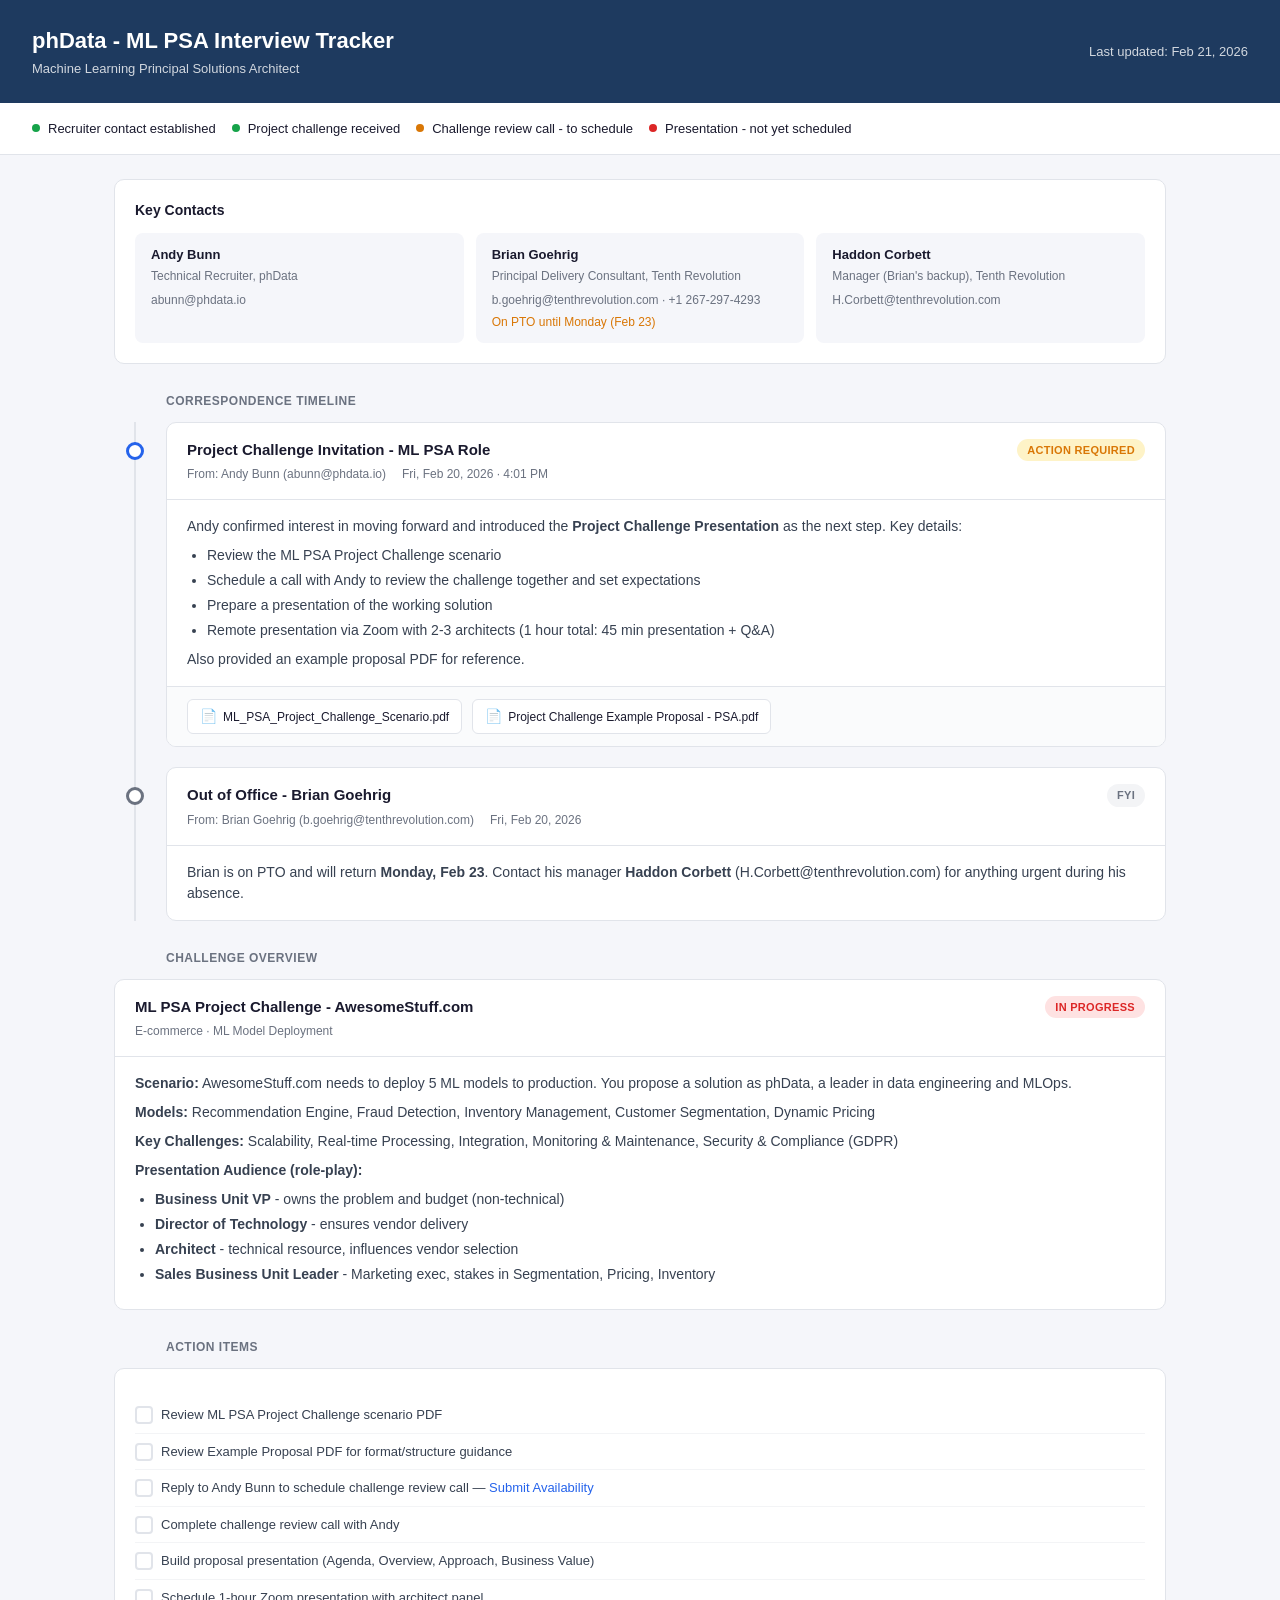
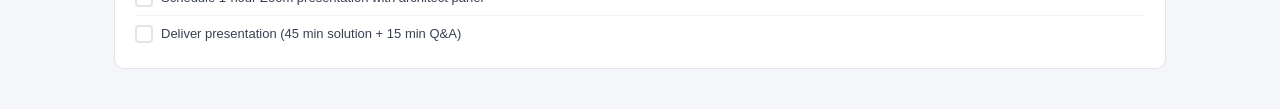
<file: correspondence-tracker.html>
<!DOCTYPE html>
<html lang="en">
<head>
<meta charset="UTF-8">
<meta name="viewport" content="width=device-width, initial-scale=1.0">
<title>phData Interview - Correspondence Tracker</title>
<style>
  :root {
    --bg: #f5f6fa;
    --card: #ffffff;
    --border: #e1e4ea;
    --accent: #1e3a5f;
    --accent-light: #e8eef5;
    --text: #1a1a2e;
    --text-muted: #6b7280;
    --green: #16a34a;
    --green-bg: #dcfce7;
    --amber: #d97706;
    --amber-bg: #fef3c7;
    --red: #dc2626;
    --red-bg: #fee2e2;
    --blue: #2563eb;
    --blue-bg: #dbeafe;
  }

  * { margin: 0; padding: 0; box-sizing: border-box; }

  body {
    font-family: -apple-system, BlinkMacSystemFont, 'Segoe UI', Roboto, sans-serif;
    background: var(--bg);
    color: var(--text);
    line-height: 1.5;
  }

  .header {
    background: var(--accent);
    color: white;
    padding: 24px 32px;
    display: flex;
    align-items: center;
    justify-content: space-between;
  }

  .header h1 { font-size: 22px; font-weight: 600; }
  .header-sub { font-size: 13px; opacity: 0.8; margin-top: 2px; }

  .status-bar {
    display: flex;
    gap: 16px;
    padding: 16px 32px;
    background: white;
    border-bottom: 1px solid var(--border);
    flex-wrap: wrap;
  }

  .stat {
    display: flex;
    align-items: center;
    gap: 8px;
    font-size: 13px;
    font-weight: 500;
  }

  .stat-dot {
    width: 8px;
    height: 8px;
    border-radius: 50%;
  }

  .container { max-width: 1100px; margin: 24px auto; padding: 0 24px; }

  .timeline { position: relative; }

  .timeline::before {
    content: '';
    position: absolute;
    left: 20px;
    top: 0;
    bottom: 0;
    width: 2px;
    background: var(--border);
  }

  .entry {
    position: relative;
    margin-bottom: 20px;
    padding-left: 52px;
  }

  .entry-dot {
    position: absolute;
    left: 12px;
    top: 20px;
    width: 18px;
    height: 18px;
    border-radius: 50%;
    border: 3px solid var(--accent);
    background: white;
    z-index: 1;
  }

  .entry-dot.received { border-color: var(--blue); }
  .entry-dot.action { border-color: var(--amber); }
  .entry-dot.info { border-color: var(--text-muted); }

  .card {
    background: var(--card);
    border: 1px solid var(--border);
    border-radius: 10px;
    overflow: hidden;
  }

  .card-header {
    padding: 16px 20px;
    display: flex;
    align-items: flex-start;
    justify-content: space-between;
    gap: 12px;
    border-bottom: 1px solid var(--border);
  }

  .card-header-left { flex: 1; }

  .card-subject {
    font-size: 15px;
    font-weight: 600;
    margin-bottom: 4px;
  }

  .card-meta {
    font-size: 12px;
    color: var(--text-muted);
    display: flex;
    gap: 16px;
    flex-wrap: wrap;
  }

  .badge {
    display: inline-block;
    padding: 3px 10px;
    border-radius: 12px;
    font-size: 11px;
    font-weight: 600;
    text-transform: uppercase;
    letter-spacing: 0.3px;
    white-space: nowrap;
  }

  .badge-received { background: var(--blue-bg); color: var(--blue); }
  .badge-action { background: var(--amber-bg); color: var(--amber); }
  .badge-info { background: #f3f4f6; color: var(--text-muted); }
  .badge-complete { background: var(--green-bg); color: var(--green); }
  .badge-pending { background: var(--red-bg); color: var(--red); }

  .card-body { padding: 16px 20px; font-size: 14px; color: #374151; }
  .card-body p { margin-bottom: 8px; }
  .card-body p:last-child { margin-bottom: 0; }

  .card-body ul {
    margin: 8px 0;
    padding-left: 20px;
  }
  .card-body li { margin-bottom: 4px; }

  .attachments {
    padding: 12px 20px;
    background: #fafbfc;
    border-top: 1px solid var(--border);
    display: flex;
    gap: 10px;
    flex-wrap: wrap;
  }

  .attachment {
    display: flex;
    align-items: center;
    gap: 6px;
    padding: 6px 12px;
    background: white;
    border: 1px solid var(--border);
    border-radius: 6px;
    font-size: 12px;
    color: var(--text);
  }

  .attachment-icon { font-size: 14px; }

  .contact-card {
    margin-top: 10px;
    padding: 12px 16px;
    background: var(--accent-light);
    border-radius: 8px;
    font-size: 13px;
  }

  .contact-card strong { display: block; margin-bottom: 4px; }
  .contact-row { display: flex; gap: 20px; flex-wrap: wrap; color: var(--text-muted); }

  .checklist { margin-top: 12px; }

  .checklist-item {
    display: flex;
    align-items: flex-start;
    gap: 8px;
    padding: 8px 0;
    border-bottom: 1px solid #f3f4f6;
    font-size: 13px;
  }

  .checklist-item:last-child { border-bottom: none; }

  .check {
    width: 18px;
    height: 18px;
    border: 2px solid var(--border);
    border-radius: 4px;
    flex-shrink: 0;
    margin-top: 1px;
    cursor: pointer;
    display: flex;
    align-items: center;
    justify-content: center;
    font-size: 11px;
    transition: all 0.15s;
  }

  .check.checked {
    background: var(--green);
    border-color: var(--green);
    color: white;
  }

  .check-label { flex: 1; }
  .check-label.done { text-decoration: line-through; color: var(--text-muted); }

  .section-label {
    font-size: 12px;
    font-weight: 600;
    text-transform: uppercase;
    letter-spacing: 0.5px;
    color: var(--text-muted);
    margin: 28px 0 12px 52px;
  }

  .key-contacts {
    background: white;
    border: 1px solid var(--border);
    border-radius: 10px;
    padding: 20px;
    margin: 24px 0;
  }

  .key-contacts h3 {
    font-size: 14px;
    font-weight: 600;
    margin-bottom: 12px;
  }

  .contacts-grid {
    display: grid;
    grid-template-columns: repeat(auto-fill, minmax(280px, 1fr));
    gap: 12px;
  }

  .contact-tile {
    padding: 12px 16px;
    background: var(--bg);
    border-radius: 8px;
    font-size: 13px;
  }

  .contact-tile .name { font-weight: 600; margin-bottom: 2px; }
  .contact-tile .role { color: var(--text-muted); font-size: 12px; margin-bottom: 6px; }
  .contact-tile .detail { color: var(--text-muted); font-size: 12px; }
</style>
</head>
<body>

<div class="header">
  <div>
    <h1>phData - ML PSA Interview Tracker</h1>
    <div class="header-sub">Machine Learning Principal Solutions Architect</div>
  </div>
  <div style="text-align:right;font-size:13px;opacity:0.8;">
    Last updated: Feb 21, 2026
  </div>
</div>

<div class="status-bar">
  <div class="stat"><div class="stat-dot" style="background:var(--green)"></div> Recruiter contact established</div>
  <div class="stat"><div class="stat-dot" style="background:var(--green)"></div> Project challenge received</div>
  <div class="stat"><div class="stat-dot" style="background:var(--amber)"></div> Challenge review call - to schedule</div>
  <div class="stat"><div class="stat-dot" style="background:var(--red)"></div> Presentation - not yet scheduled</div>
</div>

<div class="container">

  <!-- Key Contacts -->
  <div class="key-contacts">
    <h3>Key Contacts</h3>
    <div class="contacts-grid">
      <div class="contact-tile">
        <div class="name">Andy Bunn</div>
        <div class="role">Technical Recruiter, phData</div>
        <div class="detail">abunn@phdata.io</div>
      </div>
      <div class="contact-tile">
        <div class="name">Brian Goehrig</div>
        <div class="role">Principal Delivery Consultant, Tenth Revolution</div>
        <div class="detail">b.goehrig@tenthrevolution.com &middot; +1 267-297-4293</div>
        <div class="detail" style="color:var(--amber);margin-top:4px;">On PTO until Monday (Feb 23)</div>
      </div>
      <div class="contact-tile">
        <div class="name">Haddon Corbett</div>
        <div class="role">Manager (Brian's backup), Tenth Revolution</div>
        <div class="detail">H.Corbett@tenthrevolution.com</div>
      </div>
    </div>
  </div>

  <!-- Timeline -->
  <div class="section-label">Correspondence Timeline</div>

  <div class="timeline">

    <!-- Email 1: Andy's email -->
    <div class="entry">
      <div class="entry-dot received"></div>
      <div class="card">
        <div class="card-header">
          <div class="card-header-left">
            <div class="card-subject">Project Challenge Invitation - ML PSA Role</div>
            <div class="card-meta">
              <span>From: Andy Bunn (abunn@phdata.io)</span>
              <span>Fri, Feb 20, 2026 &middot; 4:01 PM</span>
            </div>
          </div>
          <span class="badge badge-action">Action Required</span>
        </div>
        <div class="card-body">
          <p>Andy confirmed interest in moving forward and introduced the <strong>Project Challenge Presentation</strong> as the next step. Key details:</p>
          <ul>
            <li>Review the ML PSA Project Challenge scenario</li>
            <li>Schedule a call with Andy to review the challenge together and set expectations</li>
            <li>Prepare a presentation of the working solution</li>
            <li>Remote presentation via Zoom with 2-3 architects (1 hour total: 45 min presentation + Q&A)</li>
          </ul>
          <p>Also provided an example proposal PDF for reference.</p>
        </div>
        <div class="attachments">
          <div class="attachment">
            <span class="attachment-icon">&#128196;</span>
            ML_PSA_Project_Challenge_Scenario.pdf
          </div>
          <div class="attachment">
            <span class="attachment-icon">&#128196;</span>
            Project Challenge Example Proposal - PSA.pdf
          </div>
        </div>
      </div>
    </div>

    <!-- Email 2: Brian's OOO -->
    <div class="entry">
      <div class="entry-dot info"></div>
      <div class="card">
        <div class="card-header">
          <div class="card-header-left">
            <div class="card-subject">Out of Office - Brian Goehrig</div>
            <div class="card-meta">
              <span>From: Brian Goehrig (b.goehrig@tenthrevolution.com)</span>
              <span>Fri, Feb 20, 2026</span>
            </div>
          </div>
          <span class="badge badge-info">FYI</span>
        </div>
        <div class="card-body">
          <p>Brian is on PTO and will return <strong>Monday, Feb 23</strong>. Contact his manager <strong>Haddon Corbett</strong> (H.Corbett@tenthrevolution.com) for anything urgent during his absence.</p>
        </div>
      </div>
    </div>

  </div>

  <!-- Challenge Summary -->
  <div class="section-label">Challenge Overview</div>

  <div class="card" style="margin-bottom:20px;">
    <div class="card-header">
      <div class="card-header-left">
        <div class="card-subject">ML PSA Project Challenge - AwesomeStuff.com</div>
        <div class="card-meta"><span>E-commerce &middot; ML Model Deployment</span></div>
      </div>
      <span class="badge badge-pending">In Progress</span>
    </div>
    <div class="card-body">
      <p><strong>Scenario:</strong> AwesomeStuff.com needs to deploy 5 ML models to production. You propose a solution as phData, a leader in data engineering and MLOps.</p>
      <p><strong>Models:</strong> Recommendation Engine, Fraud Detection, Inventory Management, Customer Segmentation, Dynamic Pricing</p>
      <p><strong>Key Challenges:</strong> Scalability, Real-time Processing, Integration, Monitoring &amp; Maintenance, Security &amp; Compliance (GDPR)</p>
      <p style="margin-top:8px;"><strong>Presentation Audience (role-play):</strong></p>
      <ul>
        <li><strong>Business Unit VP</strong> - owns the problem and budget (non-technical)</li>
        <li><strong>Director of Technology</strong> - ensures vendor delivery</li>
        <li><strong>Architect</strong> - technical resource, influences vendor selection</li>
        <li><strong>Sales Business Unit Leader</strong> - Marketing exec, stakes in Segmentation, Pricing, Inventory</li>
      </ul>
    </div>
  </div>

  <!-- Action items -->
  <div class="section-label">Action Items</div>

  <div class="card" style="margin-bottom:40px;">
    <div class="card-body">
      <div class="checklist" id="checklist">
        <div class="checklist-item">
          <div class="check" onclick="toggle(this)"></div>
          <span class="check-label">Review ML PSA Project Challenge scenario PDF</span>
        </div>
        <div class="checklist-item">
          <div class="check" onclick="toggle(this)"></div>
          <span class="check-label">Review Example Proposal PDF for format/structure guidance</span>
        </div>
        <div class="checklist-item">
          <div class="check" onclick="toggle(this)"></div>
          <span class="check-label">Reply to Andy Bunn to schedule challenge review call — <a href="https://app.greenhouse.io/availability/28a6dab7078e66b9bdc48defea1de830?utm_medium=email&utm_source=AvailabilityRequest" target="_blank" style="color:var(--blue);text-decoration:none;font-weight:500;">Submit Availability</a></span>
        </div>
        <div class="checklist-item">
          <div class="check" onclick="toggle(this)"></div>
          <span class="check-label">Complete challenge review call with Andy</span>
        </div>
        <div class="checklist-item">
          <div class="check" onclick="toggle(this)"></div>
          <span class="check-label">Build proposal presentation (Agenda, Overview, Approach, Business Value)</span>
        </div>
        <div class="checklist-item">
          <div class="check" onclick="toggle(this)"></div>
          <span class="check-label">Schedule 1-hour Zoom presentation with architect panel</span>
        </div>
        <div class="checklist-item">
          <div class="check" onclick="toggle(this)"></div>
          <span class="check-label">Deliver presentation (45 min solution + 15 min Q&A)</span>
        </div>
      </div>
    </div>
  </div>

</div>

<script>
  function toggle(el) {
    el.classList.toggle('checked');
    const label = el.nextElementSibling;
    if (el.classList.contains('checked')) {
      el.textContent = '\u2713';
      label.classList.add('done');
    } else {
      el.textContent = '';
      label.classList.remove('done');
    }
    save();
  }

  function save() {
    const checks = document.querySelectorAll('.check');
    const state = Array.from(checks).map(c => c.classList.contains('checked'));
    localStorage.setItem('phdata-tracker', JSON.stringify(state));
  }

  function load() {
    const raw = localStorage.getItem('phdata-tracker');
    if (!raw) return;
    const state = JSON.parse(raw);
    const checks = document.querySelectorAll('.check');
    state.forEach((checked, i) => {
      if (checked && checks[i]) {
        checks[i].classList.add('checked');
        checks[i].textContent = '\u2713';
        checks[i].nextElementSibling.classList.add('done');
      }
    });
  }

  load();
</script>
</body>
</html>
</file>
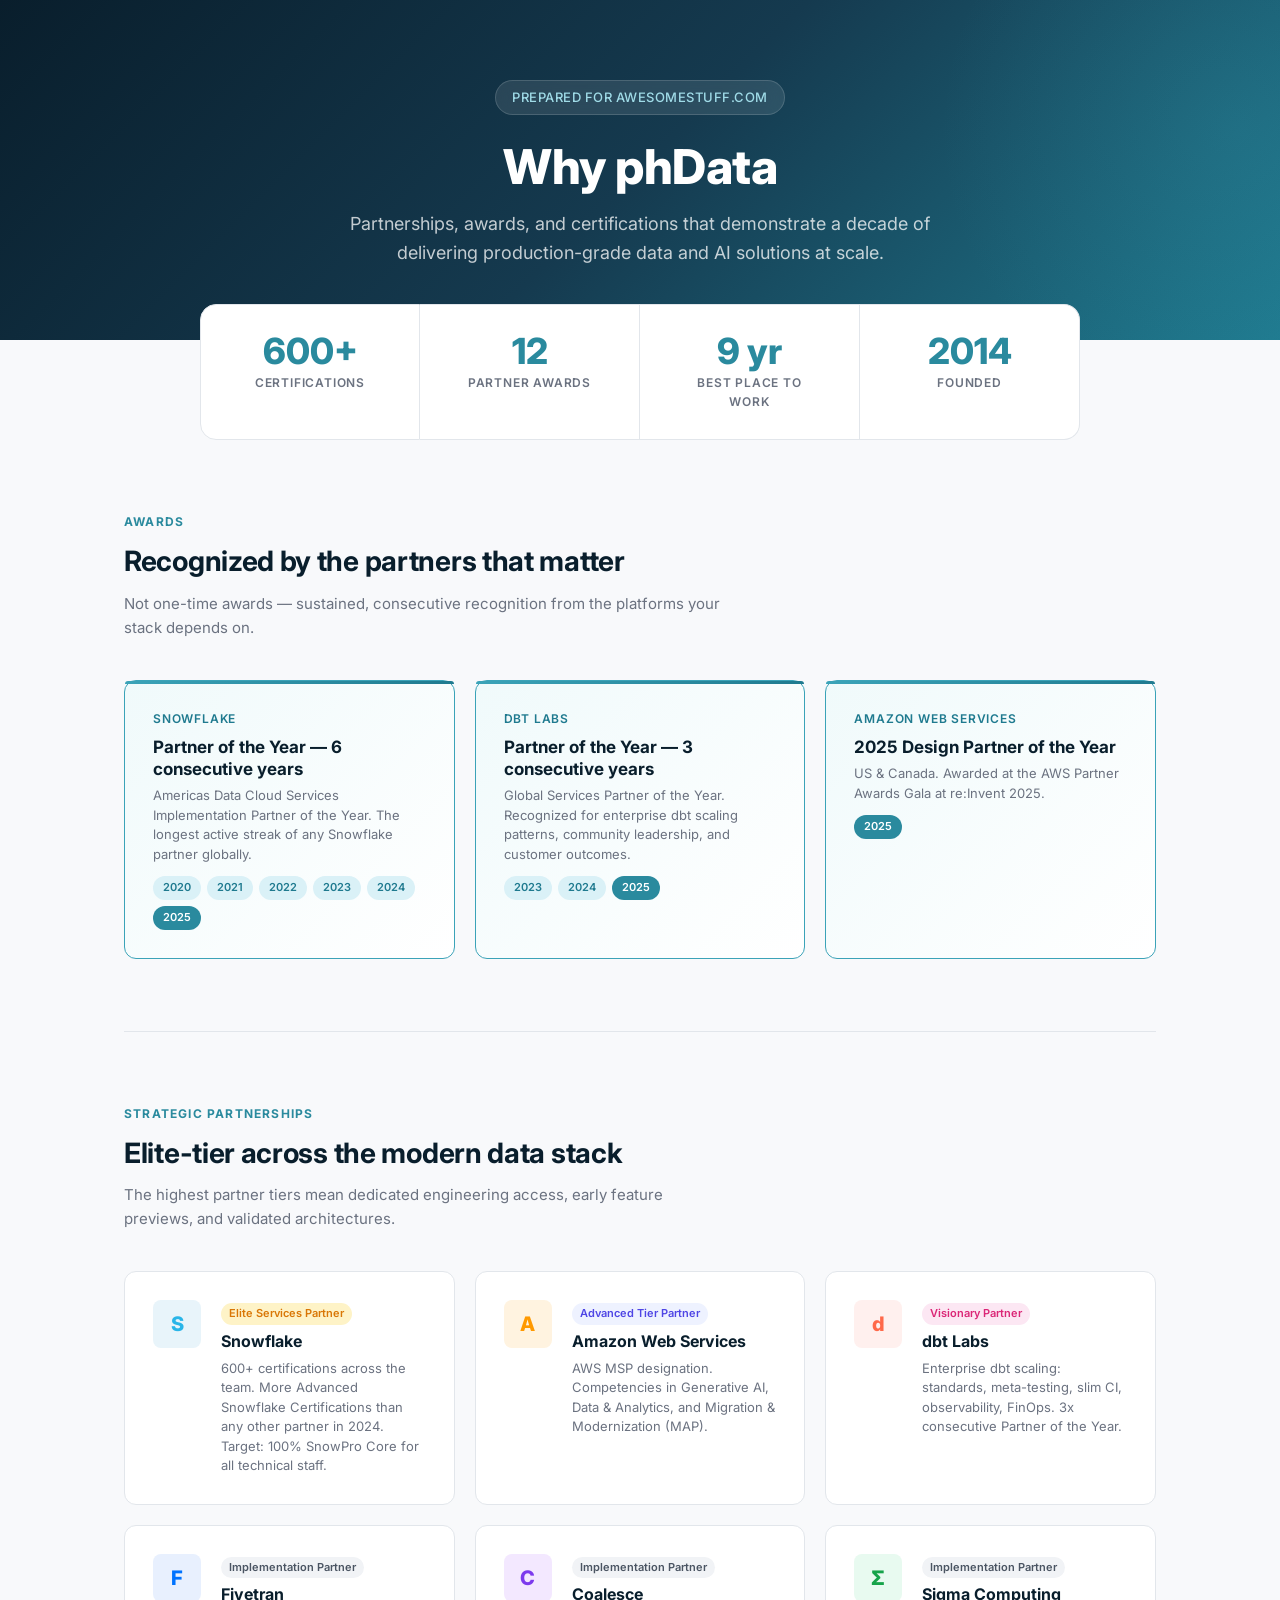
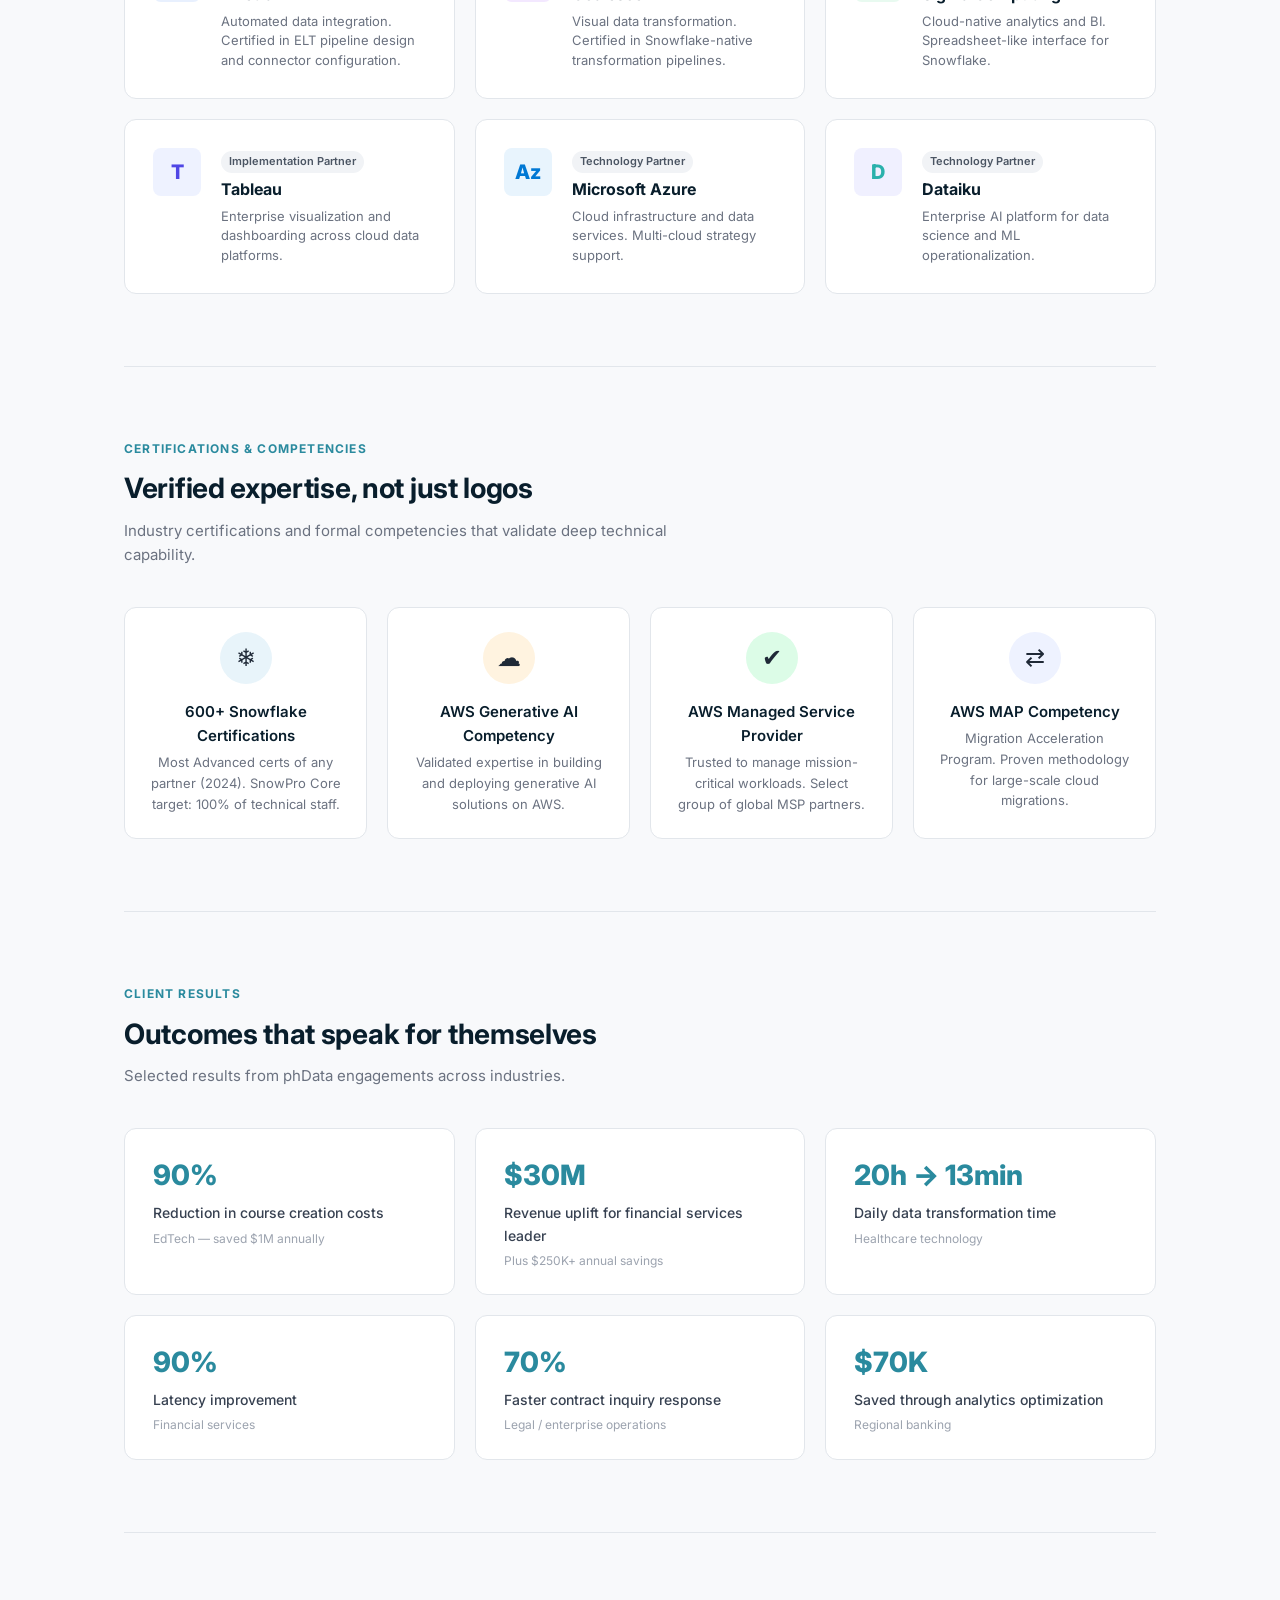
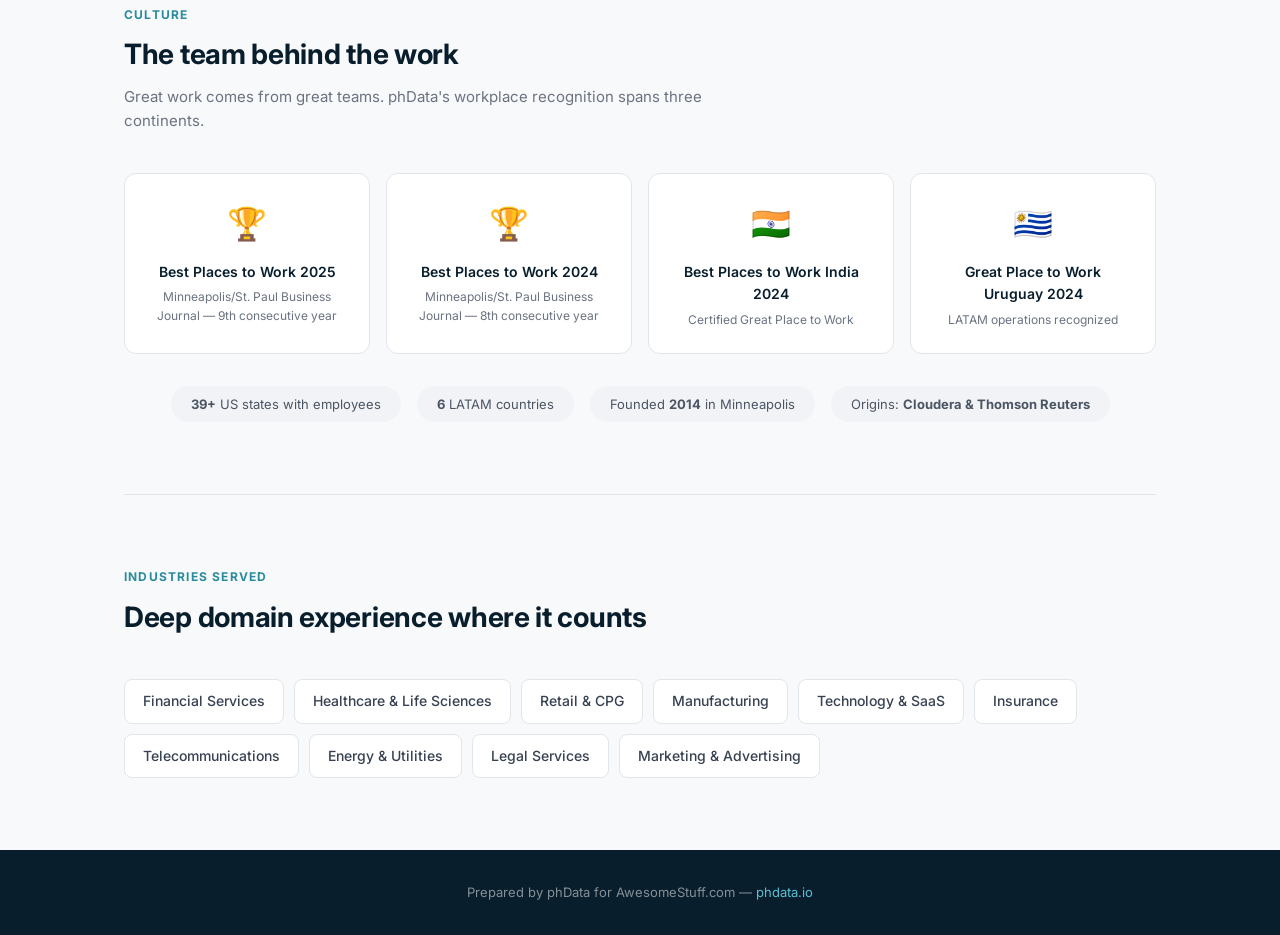
<file: web/credentials.html>
<!DOCTYPE html>
<html lang="en">
<head>
  <meta charset="UTF-8">
  <meta name="viewport" content="width=device-width, initial-scale=1.0">
  <title>phData — Partnerships, Awards & Credentials</title>
  <link rel="preconnect" href="https://fonts.googleapis.com">
  <link href="https://fonts.googleapis.com/css2?family=Inter:wght@400;500;600;700;800&display=swap" rel="stylesheet">
  <style>
    :root {
      --navy-950: #091e2c;
      --navy-900: #0f2b3c;
      --navy-800: #153a4f;
      --navy-700: #1b4d68;
      --navy-600: #1e5f7e;
      --teal-600: #1f7a8f;
      --teal-500: #2a8a9e;
      --teal-400: #3ba3b8;
      --teal-300: #5bbfd2;
      --teal-200: #a0dce8;
      --teal-100: #daf1f7;
      --teal-50:  #f0fafb;
      --gray-950: #0c1118;
      --gray-900: #171d26;
      --gray-800: #1f2937;
      --gray-700: #374151;
      --gray-600: #4b5563;
      --gray-500: #6b7280;
      --gray-400: #9ca3af;
      --gray-300: #c5cbd3;
      --gray-200: #e2e6eb;
      --gray-100: #f1f3f6;
      --gray-50:  #f8f9fb;
      --white:    #ffffff;
      --green-600: #16a34a;
      --green-100: #dcfce7;
      --amber-600: #d97706;
      --amber-500: #f59e0b;
      --amber-100: #fef3c7;
      --indigo-600: #4f46e5;
      --indigo-50:  #eef2ff;
      --font: 'Inter', -apple-system, BlinkMacSystemFont, 'Segoe UI', sans-serif;
      --r-sm: 6px;
      --r-md: 8px;
      --r-lg: 12px;
      --r-xl: 16px;
      --r-2xl: 20px;
      --shadow-sm: 0 1px 3px rgba(15,43,60,0.06), 0 1px 2px rgba(15,43,60,0.04);
      --shadow-md: 0 4px 8px -2px rgba(15,43,60,0.08), 0 2px 4px -2px rgba(15,43,60,0.04);
      --shadow-lg: 0 12px 24px -4px rgba(15,43,60,0.10), 0 4px 8px -4px rgba(15,43,60,0.04);
      --shadow-xl: 0 20px 40px -8px rgba(15,43,60,0.14), 0 8px 16px -8px rgba(15,43,60,0.06);
      --transition: 160ms ease;
    }

    *, *::before, *::after { box-sizing: border-box; margin: 0; padding: 0; }

    body {
      font-family: var(--font);
      font-size: 15px;
      color: var(--gray-800);
      background: var(--gray-50);
      line-height: 1.6;
      -webkit-font-smoothing: antialiased;
    }

    /* ── Hero ── */
    .hero {
      background: linear-gradient(135deg, var(--navy-950) 0%, var(--navy-800) 50%, var(--teal-600) 100%);
      color: var(--white);
      padding: 80px 32px 72px;
      text-align: center;
      position: relative;
      overflow: hidden;
    }
    .hero::before {
      content: '';
      position: absolute;
      top: -50%;
      right: -20%;
      width: 600px;
      height: 600px;
      background: radial-gradient(circle, rgba(59,163,184,0.15) 0%, transparent 70%);
      pointer-events: none;
    }
    .hero-badge {
      display: inline-flex;
      align-items: center;
      gap: 8px;
      background: rgba(255,255,255,0.1);
      backdrop-filter: blur(8px);
      border: 1px solid rgba(255,255,255,0.15);
      border-radius: 100px;
      padding: 6px 16px;
      font-size: 13px;
      font-weight: 500;
      color: var(--teal-200);
      margin-bottom: 24px;
      letter-spacing: 0.5px;
      text-transform: uppercase;
    }
    .hero h1 {
      font-size: clamp(32px, 5vw, 48px);
      font-weight: 800;
      line-height: 1.15;
      margin-bottom: 16px;
      letter-spacing: -0.5px;
    }
    .hero p {
      font-size: 18px;
      color: rgba(255,255,255,0.75);
      max-width: 640px;
      margin: 0 auto;
      line-height: 1.6;
    }

    /* ── Stats ribbon ── */
    .stats-ribbon {
      display: flex;
      justify-content: center;
      flex-wrap: wrap;
      gap: 0;
      margin-top: -36px;
      padding: 0 24px;
      position: relative;
      z-index: 2;
    }
    .stat-card {
      background: var(--white);
      border: 1px solid var(--gray-200);
      padding: 28px 36px;
      text-align: center;
      min-width: 180px;
      flex: 1;
      max-width: 220px;
    }
    .stat-card:first-child { border-radius: var(--r-xl) 0 0 var(--r-xl); }
    .stat-card:last-child { border-radius: 0 var(--r-xl) var(--r-xl) 0; }
    .stat-card + .stat-card { border-left: none; }
    .stat-number {
      font-size: 36px;
      font-weight: 800;
      color: var(--teal-500);
      line-height: 1;
      margin-bottom: 4px;
    }
    .stat-label {
      font-size: 12px;
      font-weight: 600;
      color: var(--gray-500);
      text-transform: uppercase;
      letter-spacing: 0.8px;
    }

    /* ── Container ── */
    .container {
      max-width: 1080px;
      margin: 0 auto;
      padding: 0 24px;
    }

    /* ── Section ── */
    .section {
      padding: 72px 0;
    }
    .section + .section {
      border-top: 1px solid var(--gray-200);
    }
    .section-label {
      font-size: 12px;
      font-weight: 700;
      color: var(--teal-500);
      text-transform: uppercase;
      letter-spacing: 1.2px;
      margin-bottom: 8px;
    }
    .section-title {
      font-size: 28px;
      font-weight: 700;
      color: var(--navy-950);
      margin-bottom: 8px;
      letter-spacing: -0.3px;
    }
    .section-desc {
      font-size: 15px;
      color: var(--gray-500);
      max-width: 600px;
      margin-bottom: 40px;
    }

    /* ── Awards timeline ── */
    .awards-grid {
      display: grid;
      grid-template-columns: repeat(auto-fill, minmax(300px, 1fr));
      gap: 20px;
    }
    .award-card {
      background: var(--white);
      border: 1px solid var(--gray-200);
      border-radius: var(--r-lg);
      padding: 28px;
      transition: box-shadow var(--transition), border-color var(--transition);
      position: relative;
    }
    .award-card:hover {
      box-shadow: var(--shadow-lg);
      border-color: var(--teal-200);
    }
    .award-card.featured {
      border-color: var(--teal-400);
      background: linear-gradient(135deg, var(--teal-50) 0%, var(--white) 100%);
    }
    .award-card.featured::before {
      content: '';
      position: absolute;
      top: 0;
      left: 0;
      right: 0;
      height: 3px;
      background: linear-gradient(90deg, var(--teal-400), var(--teal-600));
      border-radius: var(--r-lg) var(--r-lg) 0 0;
    }
    .award-partner {
      font-size: 12px;
      font-weight: 600;
      color: var(--teal-600);
      text-transform: uppercase;
      letter-spacing: 0.8px;
      margin-bottom: 8px;
    }
    .award-title {
      font-size: 17px;
      font-weight: 700;
      color: var(--navy-950);
      margin-bottom: 6px;
      line-height: 1.3;
    }
    .award-meta {
      font-size: 13px;
      color: var(--gray-500);
      line-height: 1.5;
    }
    .award-years {
      display: flex;
      flex-wrap: wrap;
      gap: 6px;
      margin-top: 12px;
    }
    .year-pill {
      font-size: 11px;
      font-weight: 600;
      padding: 3px 10px;
      border-radius: 100px;
      background: var(--teal-100);
      color: var(--teal-600);
    }
    .year-pill.latest {
      background: var(--teal-500);
      color: var(--white);
    }

    /* ── Partners ── */
    .partners-grid {
      display: grid;
      grid-template-columns: repeat(auto-fill, minmax(320px, 1fr));
      gap: 20px;
    }
    .partner-card {
      background: var(--white);
      border: 1px solid var(--gray-200);
      border-radius: var(--r-lg);
      padding: 28px;
      display: flex;
      gap: 20px;
      align-items: flex-start;
      transition: box-shadow var(--transition), border-color var(--transition);
    }
    .partner-card:hover {
      box-shadow: var(--shadow-md);
      border-color: var(--teal-200);
    }
    .partner-icon {
      width: 48px;
      height: 48px;
      border-radius: var(--r-md);
      display: flex;
      align-items: center;
      justify-content: center;
      font-size: 20px;
      font-weight: 800;
      flex-shrink: 0;
    }
    .partner-icon.snowflake { background: #e8f4fa; color: #29b5e8; }
    .partner-icon.aws { background: #fff3e0; color: #ff9900; }
    .partner-icon.dbt { background: #fff0ee; color: #ff694a; }
    .partner-icon.fivetran { background: #e8f0fe; color: #0073ff; }
    .partner-icon.coalesce { background: #f3e8ff; color: #7c3aed; }
    .partner-icon.sigma { background: #e8faf0; color: #16a34a; }
    .partner-icon.tableau { background: #eef2ff; color: #4f46e5; }
    .partner-icon.azure { background: #e8f4fd; color: #0078d4; }
    .partner-icon.dataiku { background: #f0f0ff; color: #2ab1ac; }
    .partner-tier {
      display: inline-flex;
      align-items: center;
      gap: 4px;
      font-size: 11px;
      font-weight: 600;
      padding: 2px 8px;
      border-radius: 100px;
      margin-bottom: 4px;
    }
    .tier-elite { background: var(--amber-100); color: var(--amber-600); }
    .tier-visionary { background: #fce7f3; color: #db2777; }
    .tier-advanced { background: var(--indigo-50); color: var(--indigo-600); }
    .tier-partner { background: var(--gray-100); color: var(--gray-600); }
    .partner-name {
      font-size: 16px;
      font-weight: 700;
      color: var(--navy-950);
      margin-bottom: 4px;
    }
    .partner-detail {
      font-size: 13px;
      color: var(--gray-500);
      line-height: 1.5;
    }

    /* ── Certifications ── */
    .certs-row {
      display: grid;
      grid-template-columns: repeat(auto-fill, minmax(240px, 1fr));
      gap: 20px;
    }
    .cert-card {
      background: var(--white);
      border: 1px solid var(--gray-200);
      border-radius: var(--r-lg);
      padding: 24px;
      text-align: center;
      transition: box-shadow var(--transition);
    }
    .cert-card:hover { box-shadow: var(--shadow-md); }
    .cert-icon {
      width: 52px;
      height: 52px;
      border-radius: 50%;
      margin: 0 auto 16px;
      display: flex;
      align-items: center;
      justify-content: center;
      font-size: 24px;
    }
    .cert-icon.snow-cert { background: #e8f4fa; }
    .cert-icon.aws-cert { background: #fff3e0; }
    .cert-icon.msp-cert { background: var(--green-100); }
    .cert-icon.map-cert { background: var(--indigo-50); }
    .cert-title {
      font-size: 15px;
      font-weight: 600;
      color: var(--navy-950);
      margin-bottom: 4px;
    }
    .cert-detail {
      font-size: 13px;
      color: var(--gray-500);
    }

    /* ── Results ── */
    .results-grid {
      display: grid;
      grid-template-columns: repeat(auto-fill, minmax(300px, 1fr));
      gap: 20px;
    }
    .result-card {
      background: var(--white);
      border: 1px solid var(--gray-200);
      border-radius: var(--r-lg);
      padding: 24px 28px;
      transition: box-shadow var(--transition);
    }
    .result-card:hover { box-shadow: var(--shadow-md); }
    .result-metric {
      font-size: 28px;
      font-weight: 800;
      color: var(--teal-500);
      margin-bottom: 4px;
    }
    .result-desc {
      font-size: 14px;
      color: var(--gray-700);
      font-weight: 500;
      margin-bottom: 4px;
    }
    .result-context {
      font-size: 12px;
      color: var(--gray-400);
    }

    /* ── Workplace awards ── */
    .workplace-grid {
      display: grid;
      grid-template-columns: repeat(auto-fill, minmax(220px, 1fr));
      gap: 16px;
    }
    .workplace-card {
      background: var(--white);
      border: 1px solid var(--gray-200);
      border-radius: var(--r-lg);
      padding: 24px;
      text-align: center;
      transition: box-shadow var(--transition);
    }
    .workplace-card:hover { box-shadow: var(--shadow-md); }
    .workplace-emoji {
      font-size: 32px;
      margin-bottom: 12px;
    }
    .workplace-title {
      font-size: 14px;
      font-weight: 600;
      color: var(--navy-950);
      margin-bottom: 4px;
    }
    .workplace-detail {
      font-size: 12px;
      color: var(--gray-500);
    }

    /* ── Footer ── */
    .footer {
      background: var(--navy-950);
      color: rgba(255,255,255,0.5);
      padding: 32px;
      text-align: center;
      font-size: 13px;
    }
    .footer a {
      color: var(--teal-300);
      text-decoration: none;
    }

    /* ── Responsive ── */
    @media (max-width: 768px) {
      .hero { padding: 56px 20px 56px; }
      .stats-ribbon { flex-direction: column; align-items: center; margin-top: -24px; }
      .stat-card { max-width: 100%; width: 100%; border-radius: 0 !important; }
      .stat-card:first-child { border-radius: var(--r-xl) var(--r-xl) 0 0 !important; }
      .stat-card:last-child { border-radius: 0 0 var(--r-xl) var(--r-xl) !important; }
      .stat-card + .stat-card { border-left: 1px solid var(--gray-200); border-top: none; }
      .awards-grid, .partners-grid, .results-grid, .certs-row, .workplace-grid {
        grid-template-columns: 1fr;
      }
    }
  </style>
</head>
<body>

  <!-- Hero -->
  <div class="hero">
    <div class="hero-badge">Prepared for AwesomeStuff.com</div>
    <h1>Why phData</h1>
    <p>Partnerships, awards, and certifications that demonstrate a decade of delivering production-grade data and AI solutions at scale.</p>
  </div>

  <!-- Stats ribbon -->
  <div class="stats-ribbon">
    <div class="stat-card">
      <div class="stat-number">600+</div>
      <div class="stat-label">Certifications</div>
    </div>
    <div class="stat-card">
      <div class="stat-number">12</div>
      <div class="stat-label">Partner Awards</div>
    </div>
    <div class="stat-card">
      <div class="stat-number">9 yr</div>
      <div class="stat-label">Best Place to Work</div>
    </div>
    <div class="stat-card">
      <div class="stat-number">2014</div>
      <div class="stat-label">Founded</div>
    </div>
  </div>

  <!-- Awards -->
  <div class="container">
    <div class="section">
      <div class="section-label">Awards</div>
      <div class="section-title">Recognized by the partners that matter</div>
      <div class="section-desc">Not one-time awards — sustained, consecutive recognition from the platforms your stack depends on.</div>

      <div class="awards-grid">
        <div class="award-card featured">
          <div class="award-partner">Snowflake</div>
          <div class="award-title">Partner of the Year — 6 consecutive years</div>
          <div class="award-meta">Americas Data Cloud Services Implementation Partner of the Year. The longest active streak of any Snowflake partner globally.</div>
          <div class="award-years">
            <span class="year-pill">2020</span>
            <span class="year-pill">2021</span>
            <span class="year-pill">2022</span>
            <span class="year-pill">2023</span>
            <span class="year-pill">2024</span>
            <span class="year-pill latest">2025</span>
          </div>
        </div>

        <div class="award-card featured">
          <div class="award-partner">dbt Labs</div>
          <div class="award-title">Partner of the Year — 3 consecutive years</div>
          <div class="award-meta">Global Services Partner of the Year. Recognized for enterprise dbt scaling patterns, community leadership, and customer outcomes.</div>
          <div class="award-years">
            <span class="year-pill">2023</span>
            <span class="year-pill">2024</span>
            <span class="year-pill latest">2025</span>
          </div>
        </div>

        <div class="award-card featured">
          <div class="award-partner">Amazon Web Services</div>
          <div class="award-title">2025 Design Partner of the Year</div>
          <div class="award-meta">US & Canada. Awarded at the AWS Partner Awards Gala at re:Invent 2025.</div>
          <div class="award-years">
            <span class="year-pill latest">2025</span>
          </div>
        </div>
      </div>
    </div>

    <!-- Strategic Partnerships -->
    <div class="section">
      <div class="section-label">Strategic Partnerships</div>
      <div class="section-title">Elite-tier across the modern data stack</div>
      <div class="section-desc">The highest partner tiers mean dedicated engineering access, early feature previews, and validated architectures.</div>

      <div class="partners-grid">
        <div class="partner-card">
          <div class="partner-icon snowflake">S</div>
          <div>
            <div class="partner-tier tier-elite">Elite Services Partner</div>
            <div class="partner-name">Snowflake</div>
            <div class="partner-detail">600+ certifications across the team. More Advanced Snowflake Certifications than any other partner in 2024. Target: 100% SnowPro Core for all technical staff.</div>
          </div>
        </div>

        <div class="partner-card">
          <div class="partner-icon aws">A</div>
          <div>
            <div class="partner-tier tier-advanced">Advanced Tier Partner</div>
            <div class="partner-name">Amazon Web Services</div>
            <div class="partner-detail">AWS MSP designation. Competencies in Generative AI, Data & Analytics, and Migration & Modernization (MAP).</div>
          </div>
        </div>

        <div class="partner-card">
          <div class="partner-icon dbt">d</div>
          <div>
            <div class="partner-tier tier-visionary">Visionary Partner</div>
            <div class="partner-name">dbt Labs</div>
            <div class="partner-detail">Enterprise dbt scaling: standards, meta-testing, slim CI, observability, FinOps. 3x consecutive Partner of the Year.</div>
          </div>
        </div>

        <div class="partner-card">
          <div class="partner-icon fivetran">F</div>
          <div>
            <div class="partner-tier tier-partner">Implementation Partner</div>
            <div class="partner-name">Fivetran</div>
            <div class="partner-detail">Automated data integration. Certified in ELT pipeline design and connector configuration.</div>
          </div>
        </div>

        <div class="partner-card">
          <div class="partner-icon coalesce">C</div>
          <div>
            <div class="partner-tier tier-partner">Implementation Partner</div>
            <div class="partner-name">Coalesce</div>
            <div class="partner-detail">Visual data transformation. Certified in Snowflake-native transformation pipelines.</div>
          </div>
        </div>

        <div class="partner-card">
          <div class="partner-icon sigma">&#x3A3;</div>
          <div>
            <div class="partner-tier tier-partner">Implementation Partner</div>
            <div class="partner-name">Sigma Computing</div>
            <div class="partner-detail">Cloud-native analytics and BI. Spreadsheet-like interface for Snowflake.</div>
          </div>
        </div>

        <div class="partner-card">
          <div class="partner-icon tableau">T</div>
          <div>
            <div class="partner-tier tier-partner">Implementation Partner</div>
            <div class="partner-name">Tableau</div>
            <div class="partner-detail">Enterprise visualization and dashboarding across cloud data platforms.</div>
          </div>
        </div>

        <div class="partner-card">
          <div class="partner-icon azure">Az</div>
          <div>
            <div class="partner-tier tier-partner">Technology Partner</div>
            <div class="partner-name">Microsoft Azure</div>
            <div class="partner-detail">Cloud infrastructure and data services. Multi-cloud strategy support.</div>
          </div>
        </div>

        <div class="partner-card">
          <div class="partner-icon dataiku">D</div>
          <div>
            <div class="partner-tier tier-partner">Technology Partner</div>
            <div class="partner-name">Dataiku</div>
            <div class="partner-detail">Enterprise AI platform for data science and ML operationalization.</div>
          </div>
        </div>
      </div>
    </div>

    <!-- Certifications -->
    <div class="section">
      <div class="section-label">Certifications & Competencies</div>
      <div class="section-title">Verified expertise, not just logos</div>
      <div class="section-desc">Industry certifications and formal competencies that validate deep technical capability.</div>

      <div class="certs-row">
        <div class="cert-card">
          <div class="cert-icon snow-cert">&#x2744;</div>
          <div class="cert-title">600+ Snowflake Certifications</div>
          <div class="cert-detail">Most Advanced certs of any partner (2024). SnowPro Core target: 100% of technical staff.</div>
        </div>
        <div class="cert-card">
          <div class="cert-icon aws-cert">&#x2601;</div>
          <div class="cert-title">AWS Generative AI Competency</div>
          <div class="cert-detail">Validated expertise in building and deploying generative AI solutions on AWS.</div>
        </div>
        <div class="cert-card">
          <div class="cert-icon msp-cert">&#x2714;</div>
          <div class="cert-title">AWS Managed Service Provider</div>
          <div class="cert-detail">Trusted to manage mission-critical workloads. Select group of global MSP partners.</div>
        </div>
        <div class="cert-card">
          <div class="cert-icon map-cert">&#x21C4;</div>
          <div class="cert-title">AWS MAP Competency</div>
          <div class="cert-detail">Migration Acceleration Program. Proven methodology for large-scale cloud migrations.</div>
        </div>
      </div>
    </div>

    <!-- Proven Results -->
    <div class="section">
      <div class="section-label">Client Results</div>
      <div class="section-title">Outcomes that speak for themselves</div>
      <div class="section-desc">Selected results from phData engagements across industries.</div>

      <div class="results-grid">
        <div class="result-card">
          <div class="result-metric">90%</div>
          <div class="result-desc">Reduction in course creation costs</div>
          <div class="result-context">EdTech — saved $1M annually</div>
        </div>
        <div class="result-card">
          <div class="result-metric">$30M</div>
          <div class="result-desc">Revenue uplift for financial services leader</div>
          <div class="result-context">Plus $250K+ annual savings</div>
        </div>
        <div class="result-card">
          <div class="result-metric">20h → 13min</div>
          <div class="result-desc">Daily data transformation time</div>
          <div class="result-context">Healthcare technology</div>
        </div>
        <div class="result-card">
          <div class="result-metric">90%</div>
          <div class="result-desc">Latency improvement</div>
          <div class="result-context">Financial services</div>
        </div>
        <div class="result-card">
          <div class="result-metric">70%</div>
          <div class="result-desc">Faster contract inquiry response</div>
          <div class="result-context">Legal / enterprise operations</div>
        </div>
        <div class="result-card">
          <div class="result-metric">$70K</div>
          <div class="result-desc">Saved through analytics optimization</div>
          <div class="result-context">Regional banking</div>
        </div>
      </div>
    </div>

    <!-- Workplace -->
    <div class="section">
      <div class="section-label">Culture</div>
      <div class="section-title">The team behind the work</div>
      <div class="section-desc">Great work comes from great teams. phData's workplace recognition spans three continents.</div>

      <div class="workplace-grid">
        <div class="workplace-card">
          <div class="workplace-emoji">&#127942;</div>
          <div class="workplace-title">Best Places to Work 2025</div>
          <div class="workplace-detail">Minneapolis/St. Paul Business Journal — 9th consecutive year</div>
        </div>
        <div class="workplace-card">
          <div class="workplace-emoji">&#127942;</div>
          <div class="workplace-title">Best Places to Work 2024</div>
          <div class="workplace-detail">Minneapolis/St. Paul Business Journal — 8th consecutive year</div>
        </div>
        <div class="workplace-card">
          <div class="workplace-emoji">&#127470;&#127475;</div>
          <div class="workplace-title">Best Places to Work India 2024</div>
          <div class="workplace-detail">Certified Great Place to Work</div>
        </div>
        <div class="workplace-card">
          <div class="workplace-emoji">&#127482;&#127486;</div>
          <div class="workplace-title">Great Place to Work Uruguay 2024</div>
          <div class="workplace-detail">LATAM operations recognized</div>
        </div>
      </div>

      <div style="margin-top: 32px; display: flex; flex-wrap: wrap; gap: 16px; justify-content: center;">
        <div style="background: var(--gray-100); border-radius: 100px; padding: 8px 20px; font-size: 13px; color: var(--gray-600);">
          <strong>39+</strong> US states with employees
        </div>
        <div style="background: var(--gray-100); border-radius: 100px; padding: 8px 20px; font-size: 13px; color: var(--gray-600);">
          <strong>6</strong> LATAM countries
        </div>
        <div style="background: var(--gray-100); border-radius: 100px; padding: 8px 20px; font-size: 13px; color: var(--gray-600);">
          Founded <strong>2014</strong> in Minneapolis
        </div>
        <div style="background: var(--gray-100); border-radius: 100px; padding: 8px 20px; font-size: 13px; color: var(--gray-600);">
          Origins: <strong>Cloudera & Thomson Reuters</strong>
        </div>
      </div>
    </div>

    <!-- Industries -->
    <div class="section">
      <div class="section-label">Industries Served</div>
      <div class="section-title">Deep domain experience where it counts</div>
      <div class="section-desc"></div>

      <div style="display: flex; flex-wrap: wrap; gap: 10px;">
        <span style="background: var(--white); border: 1px solid var(--gray-200); border-radius: var(--r-md); padding: 10px 18px; font-size: 14px; font-weight: 500; color: var(--gray-700);">Financial Services</span>
        <span style="background: var(--white); border: 1px solid var(--gray-200); border-radius: var(--r-md); padding: 10px 18px; font-size: 14px; font-weight: 500; color: var(--gray-700);">Healthcare & Life Sciences</span>
        <span style="background: var(--white); border: 1px solid var(--gray-200); border-radius: var(--r-md); padding: 10px 18px; font-size: 14px; font-weight: 500; color: var(--gray-700);">Retail & CPG</span>
        <span style="background: var(--white); border: 1px solid var(--gray-200); border-radius: var(--r-md); padding: 10px 18px; font-size: 14px; font-weight: 500; color: var(--gray-700);">Manufacturing</span>
        <span style="background: var(--white); border: 1px solid var(--gray-200); border-radius: var(--r-md); padding: 10px 18px; font-size: 14px; font-weight: 500; color: var(--gray-700);">Technology & SaaS</span>
        <span style="background: var(--white); border: 1px solid var(--gray-200); border-radius: var(--r-md); padding: 10px 18px; font-size: 14px; font-weight: 500; color: var(--gray-700);">Insurance</span>
        <span style="background: var(--white); border: 1px solid var(--gray-200); border-radius: var(--r-md); padding: 10px 18px; font-size: 14px; font-weight: 500; color: var(--gray-700);">Telecommunications</span>
        <span style="background: var(--white); border: 1px solid var(--gray-200); border-radius: var(--r-md); padding: 10px 18px; font-size: 14px; font-weight: 500; color: var(--gray-700);">Energy & Utilities</span>
        <span style="background: var(--white); border: 1px solid var(--gray-200); border-radius: var(--r-md); padding: 10px 18px; font-size: 14px; font-weight: 500; color: var(--gray-700);">Legal Services</span>
        <span style="background: var(--white); border: 1px solid var(--gray-200); border-radius: var(--r-md); padding: 10px 18px; font-size: 14px; font-weight: 500; color: var(--gray-700);">Marketing & Advertising</span>
      </div>
    </div>
  </div>

  <!-- Footer -->
  <div class="footer">
    Prepared by phData for AwesomeStuff.com &mdash; <a href="https://www.phdata.io" target="_blank">phdata.io</a>
  </div>

</body>
</html>
</file>
